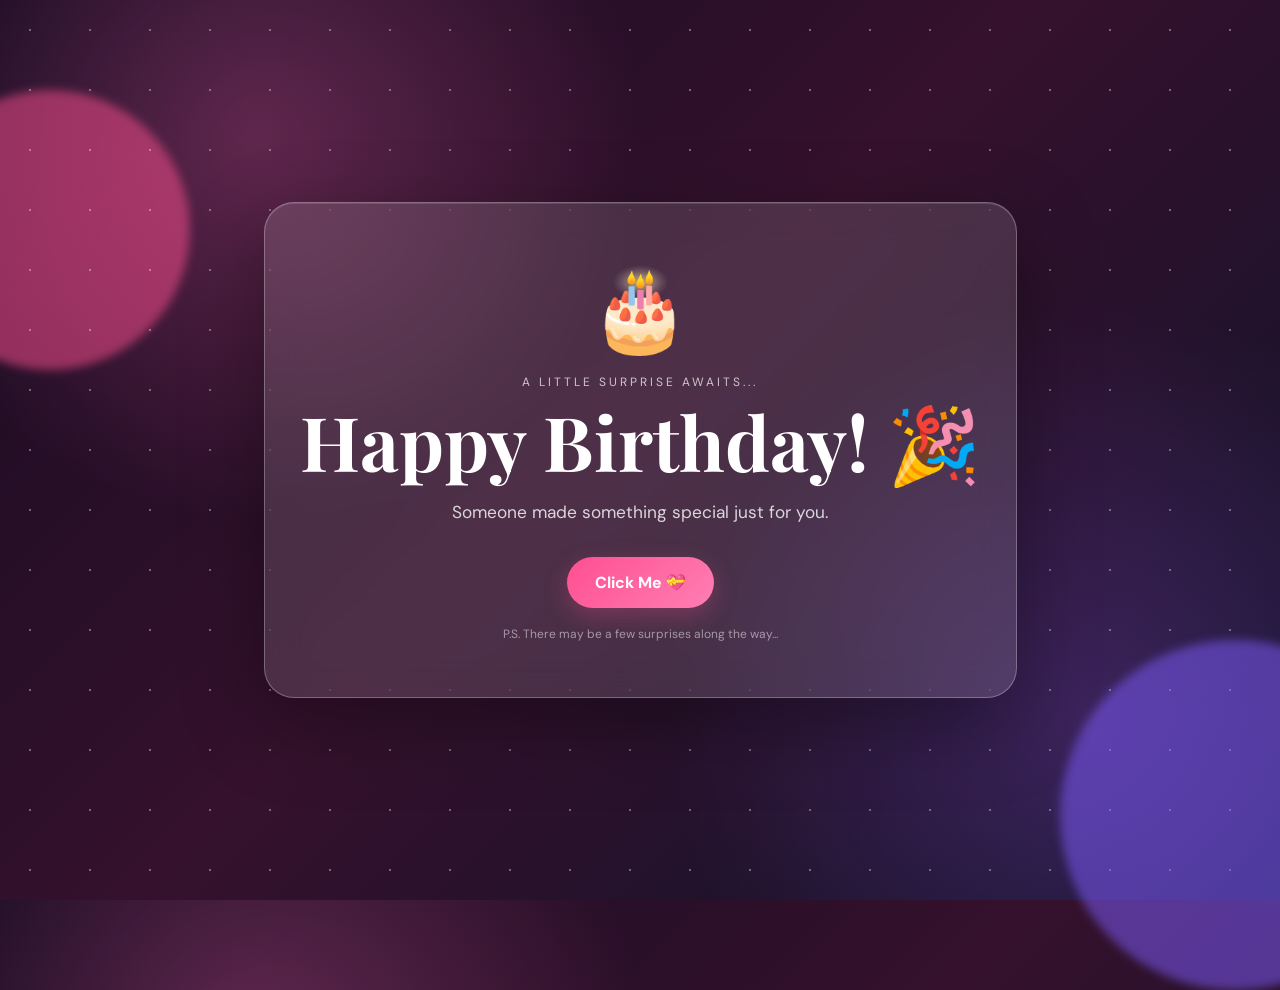
<file: index.html>
<!DOCTYPE html>
<html lang="en">
<head>
  <meta charset="UTF-8">
  <meta name="viewport" content="width=device-width, initial-scale=1.0">
  <title>Happy Birthday 💖</title>
  <link rel="stylesheet" href="css/style.css">
</head>
<body class="page page-1">
  <div class="stars"></div>
  <main class="hero-card glass">
    <div class="cake">🎂</div>
    <p class="eyebrow">A little surprise awaits...</p>
    <h1>Happy Birthday! <span>🎉</span></h1>
    <p class="subtitle">Someone made something special just for you.</p>
    <button class="btn primary" onclick="go('passcode.html')">Click Me 💝</button>
    <p class="tiny">P.S. There may be a few surprises along the way...</p>
  </main>
  <script src="js/app.js"></script>
</body>
</html>
</file>
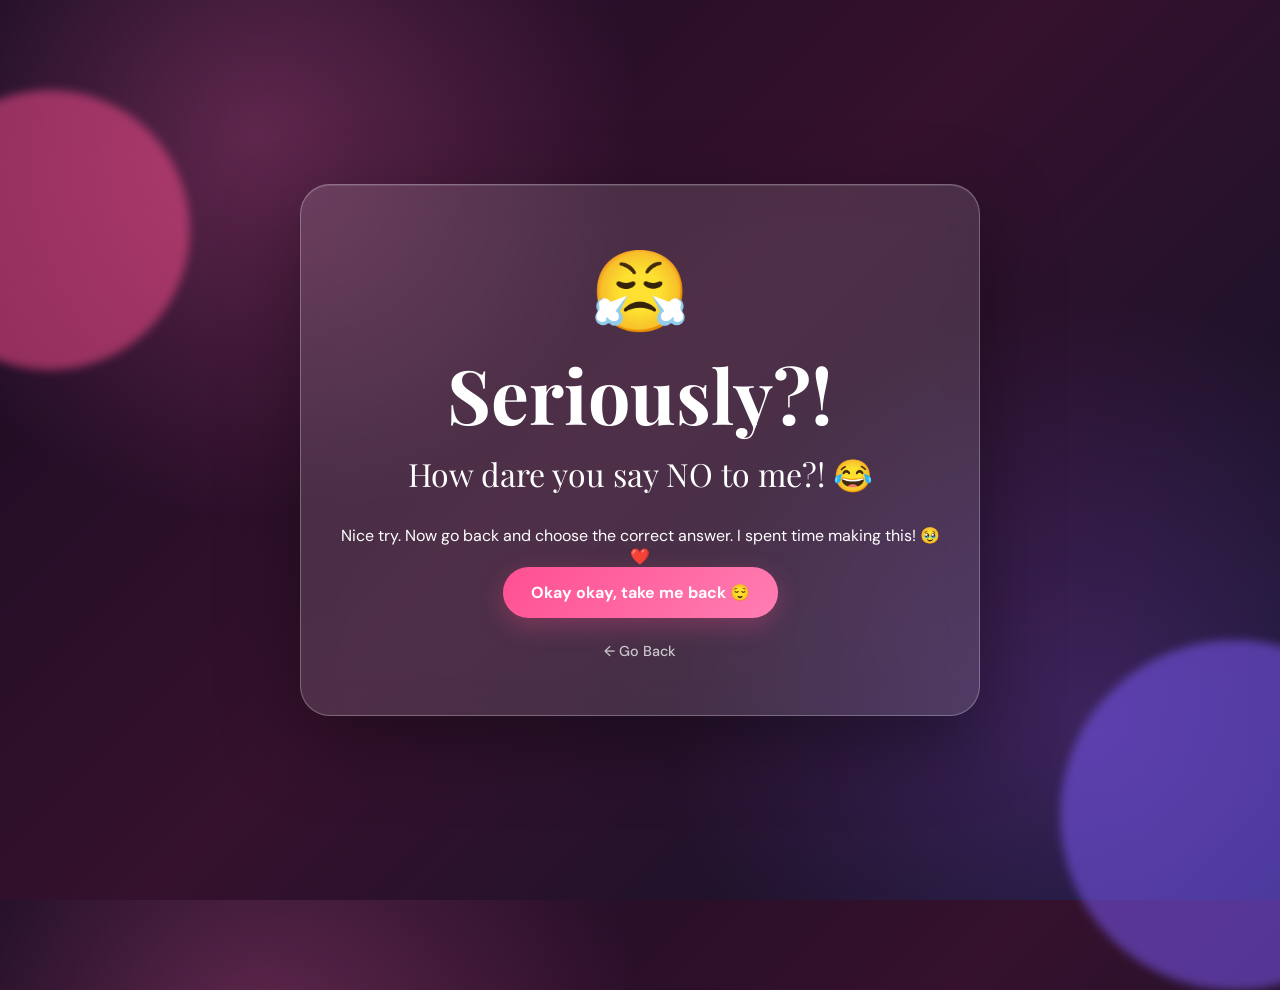
<file: dare.html>
<!DOCTYPE html>
<html lang="en">
<head>
  <meta charset="UTF-8">
  <meta name="viewport" content="width=device-width, initial-scale=1.0">
  <title>Seriously?! 😤</title>
  <link rel="stylesheet" href="css/style.css">
</head>
<body class="page page-4">
  <main class="center-wrap">
    <section class="glass dare-card">
      <div class="angry">😤</div>
      <h1>Seriously?!</h1>
      <p class="big-question">How dare you say NO to me?! 😂</p>
      <p>Nice try. Now go back and choose the correct answer. I spent time making this! 🥹❤️</p>
      <button class="btn primary" onclick="go('question.html')">Okay okay, take me back 😌</button>
      <button class="back-btn" onclick="goBack()">← Go Back</button>
    </section>
  </main>
  <script src="js/app.js"></script>
</body>
</html>
</file>
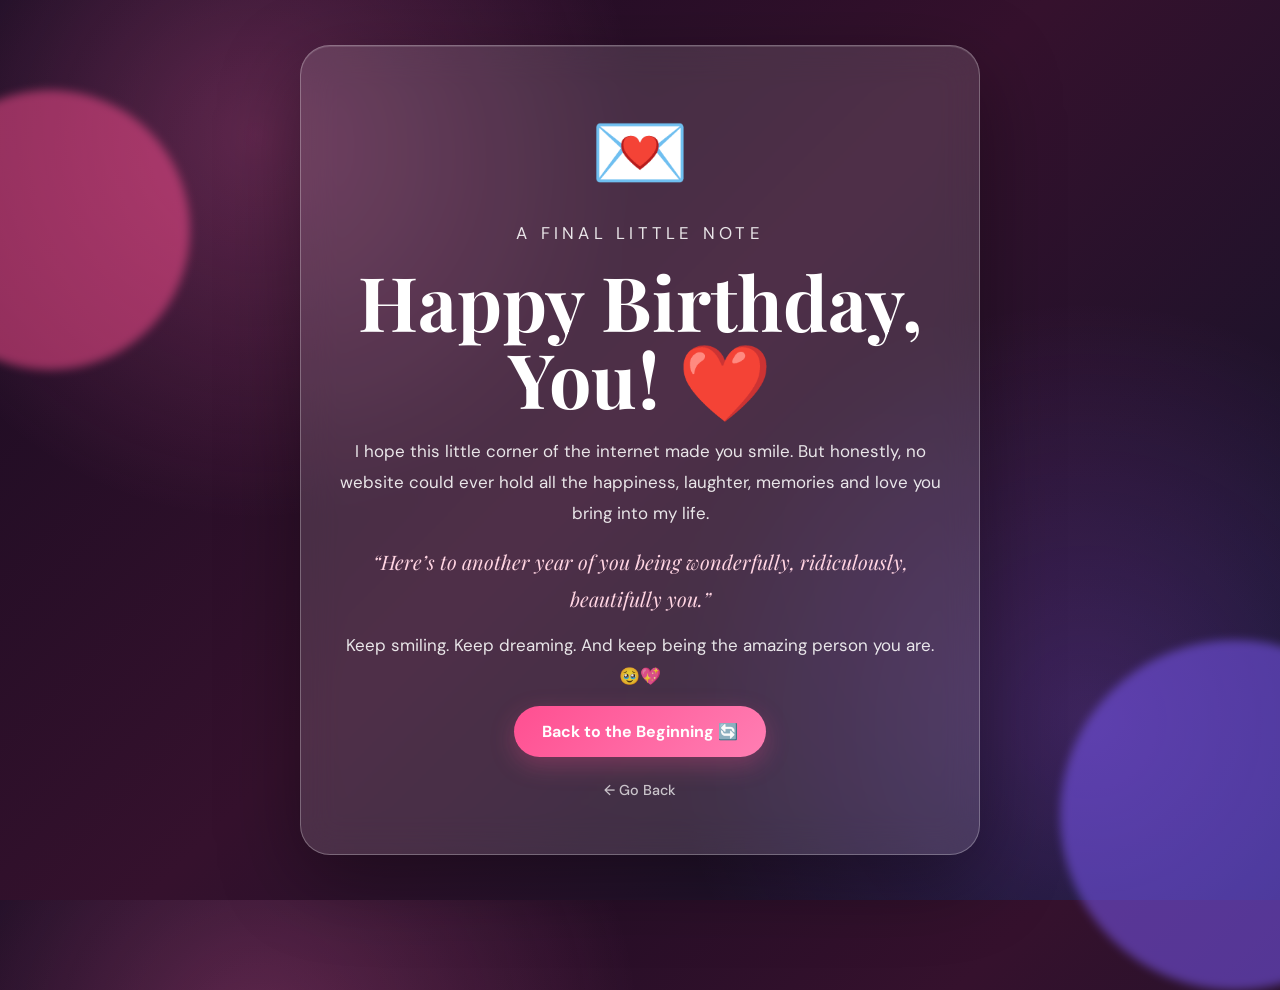
<file: final.html>
<!DOCTYPE html>
<html lang="en">
<head>
  <meta charset="UTF-8">
  <meta name="viewport" content="width=device-width, initial-scale=1.0">
  <title>For You, Always 💌</title>
  <link rel="stylesheet" href="css/style.css">
</head>
<body class="page final-page">
  <main class="center-wrap">
    <section class="glass final-card">
      <div class="envelope">💌</div>
      <p class="eyebrow">A FINAL LITTLE NOTE</p>
      <h1>Happy Birthday, You! ❤️</h1>
      <p>
        I hope this little corner of the internet made you smile.
        But honestly, no website could ever hold all the happiness,
        laughter, memories and love you bring into my life.
      </p>
      <p class="quote">“Here’s to another year of you being wonderfully, ridiculously, beautifully you.”</p>
      <p>Keep smiling. Keep dreaming. And keep being the amazing person you are. 🥹💖</p>
      <button class="btn primary" onclick="go('index.html')">Back to the Beginning 🔄</button>
      <button class="back-btn" onclick="goBack()">← Go Back</button>
    </section>
  </main>
  <script src="js/app.js"></script>
</body>
</html>
</file>
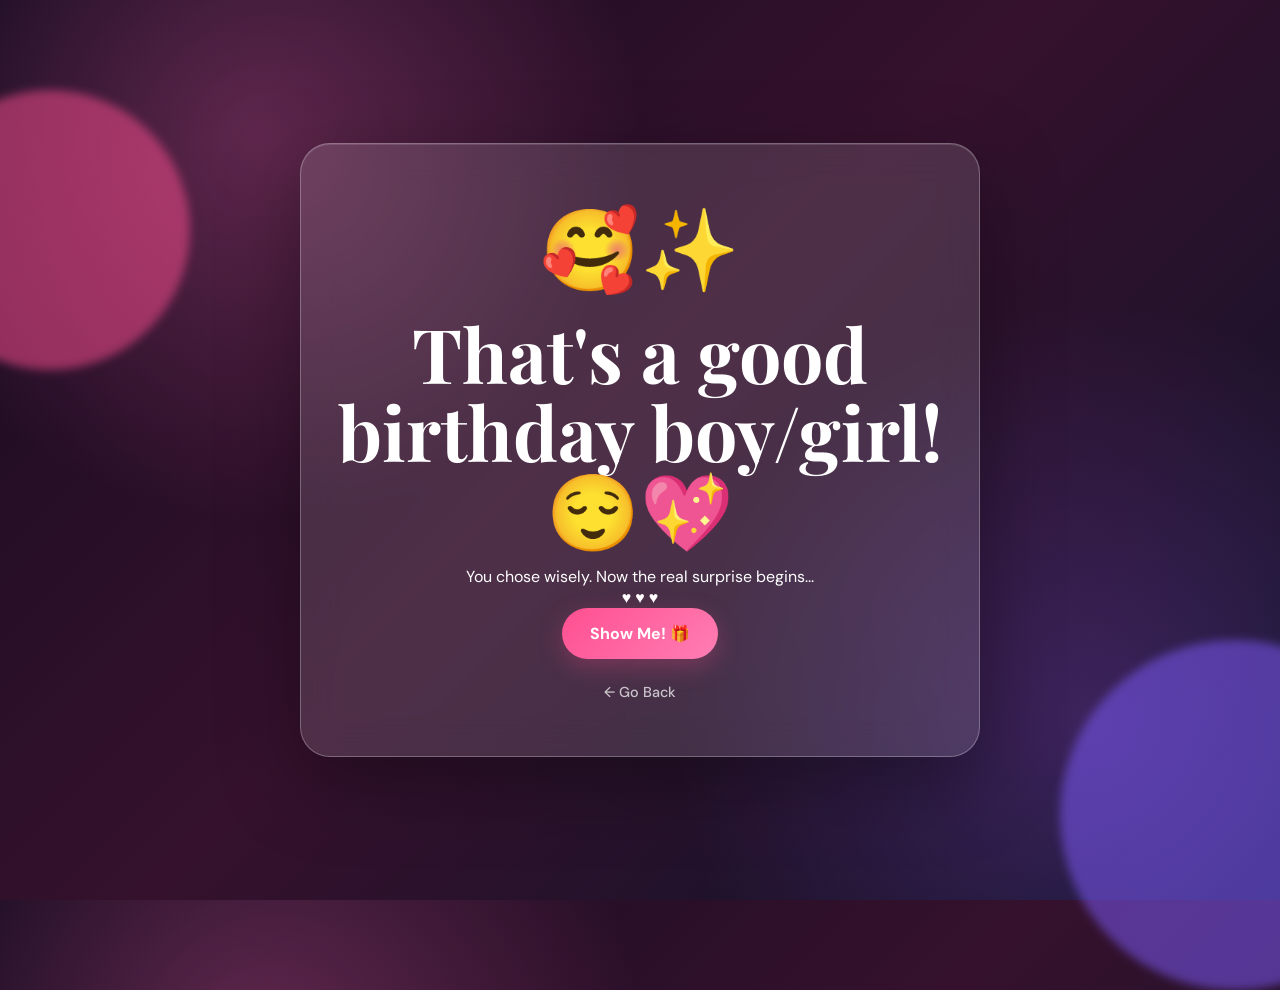
<file: goodboy.html>
<!DOCTYPE html>
<html lang="en">
<head>
  <meta charset="UTF-8">
  <meta name="viewport" content="width=device-width, initial-scale=1.0">
  <title>That's My Birthday Star 💖</title>
  <link rel="stylesheet" href="css/style.css">
</head>
<body class="page page-5">
  <main class="center-wrap">
    <section class="glass good-card">
      <div class="celebrate">🥰✨</div>
      <h1>That's a good birthday boy/girl! 😌💖</h1>
      <p>You chose wisely. Now the real surprise begins...</p>
      <div class="mini-hearts">♥ ♥ ♥</div>
      <button class="btn primary" onclick="go('birthday.html')">Show Me! 🎁</button>
      <button class="back-btn" onclick="goBack()">← Go Back</button>
    </section>
  </main>
  <script src="js/app.js"></script>
</body>
</html>
</file>
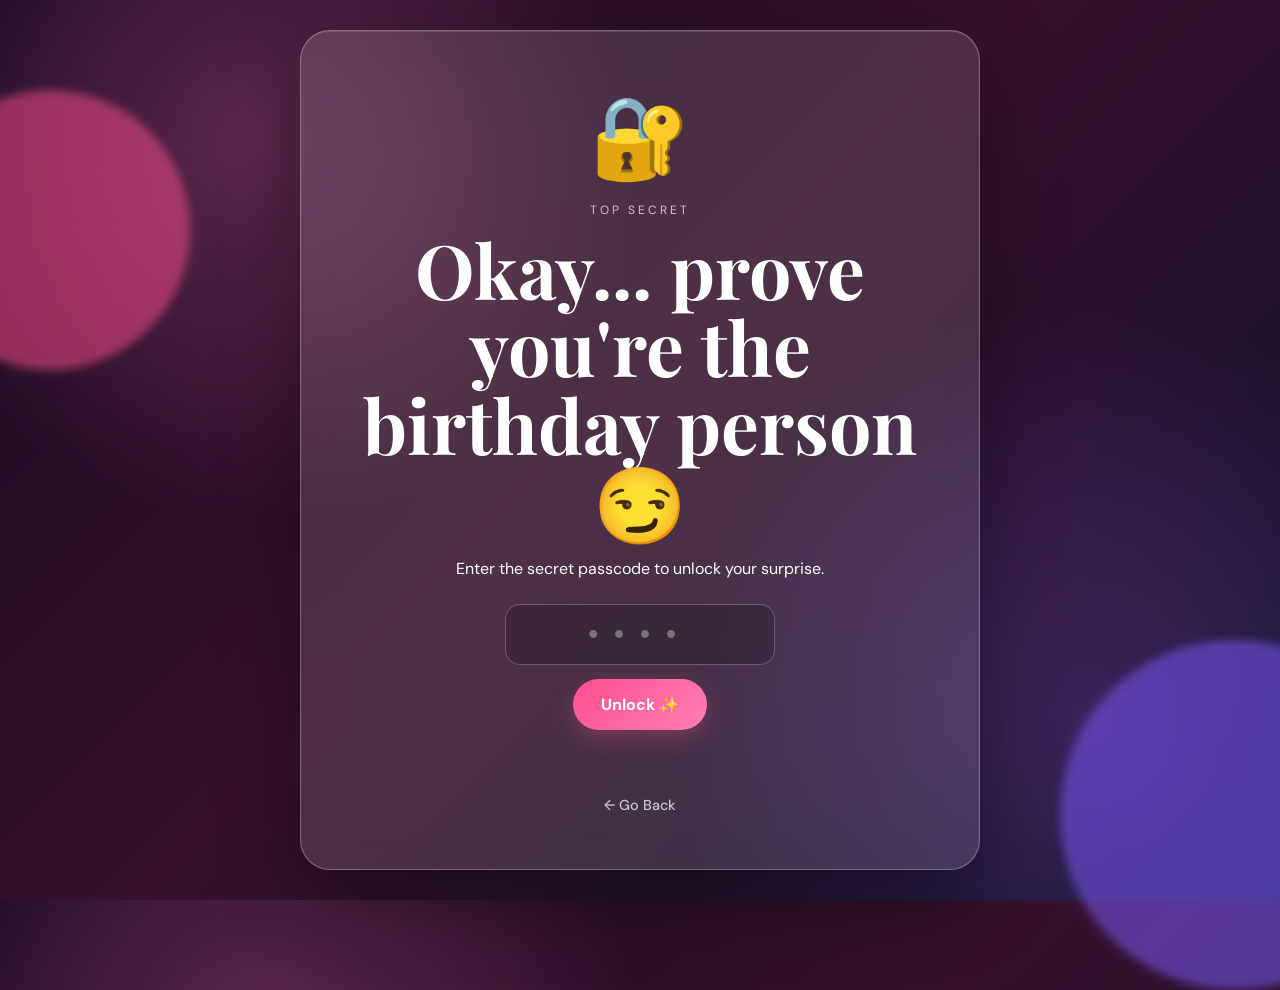
<file: passcode.html>
<!DOCTYPE html>
<html lang="en">
<head>
  <meta charset="UTF-8">
  <meta name="viewport" content="width=device-width, initial-scale=1.0">
  <title>A Secret 🤫</title>
  <link rel="stylesheet" href="css/style.css">
</head>
<body class="page page-2">
  <main class="center-wrap">
    <section class="glass secret-card">
      <div class="lock">🔐</div>
      <p class="eyebrow">TOP SECRET</p>
      <h1>Okay... prove you're the birthday person 😏</h1>
      <p>Enter the secret passcode to unlock your surprise.</p>
      <input id="code" class="code-input" maxlength="4" inputmode="numeric" placeholder="••••" autocomplete="off">
      <button class="btn primary" onclick="unlock()">Unlock ✨</button>
      <p id="error" class="error"></p>
      <button class="back-btn" onclick="goBack()">← Go Back</button>
    </section>
  </main>
  <script src="js/app.js"></script>
</body>
</html>
</file>
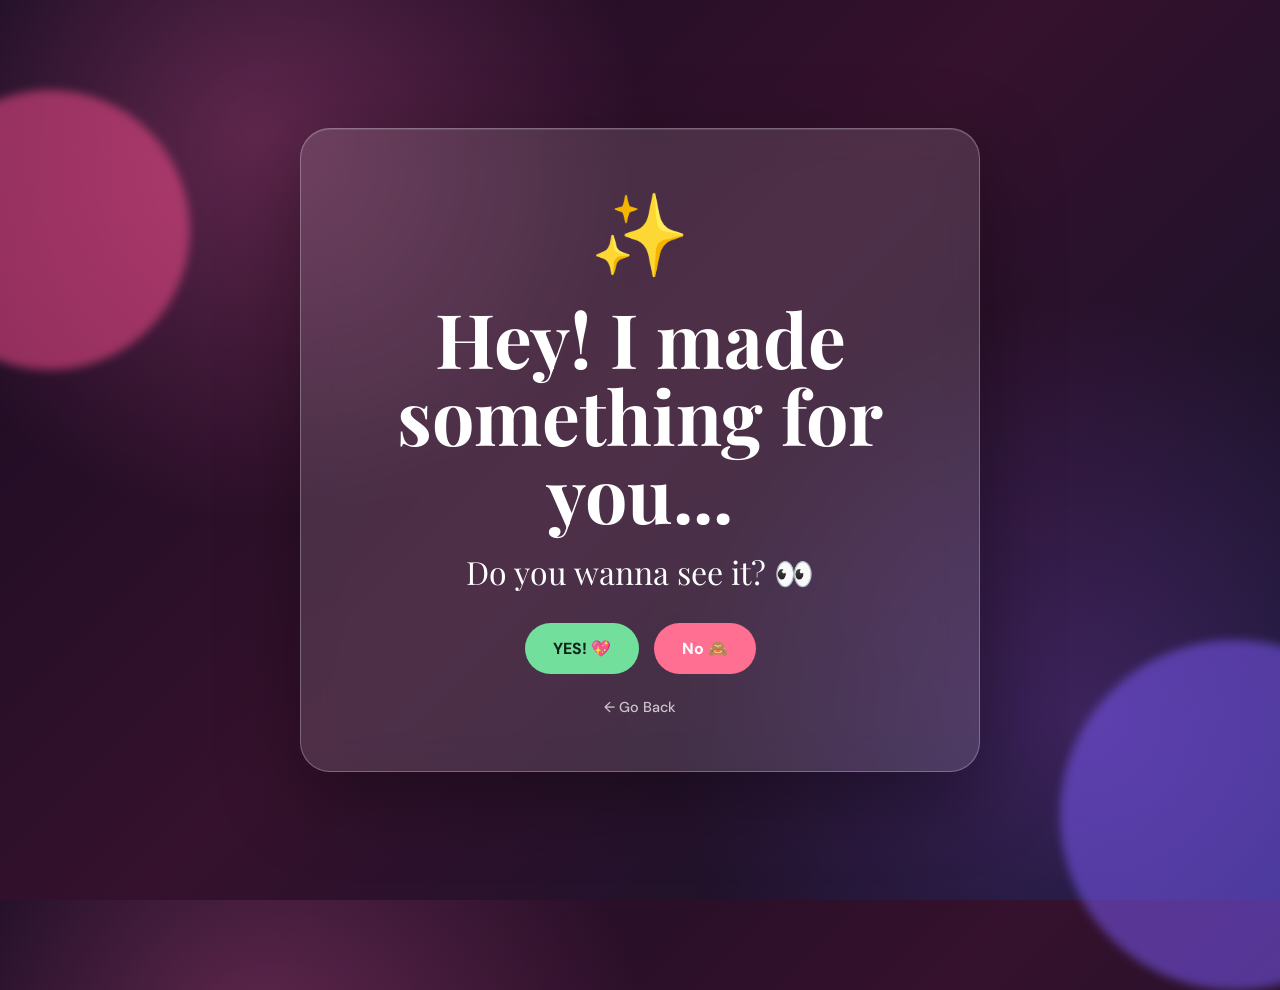
<file: question.html>
<!DOCTYPE html>
<html lang="en">
<head>
  <meta charset="UTF-8">
  <meta name="viewport" content="width=device-width, initial-scale=1.0">
  <title>Something For You 💌</title>
  <link rel="stylesheet" href="css/style.css">
</head>
<body class="page page-3">
  <main class="center-wrap">
    <section class="glass question-card">
      <div class="sparkle">✨</div>
      <h1>Hey! I made something for you...</h1>
      <p class="big-question">Do you wanna see it? 👀</p>
      <div class="choice-row">
        <button class="btn yes" onclick="go('goodboy.html')">YES! 💖</button>
        <button class="btn no" id="noBtn" onclick="go('dare.html')">No 🙈</button>
      </div>
      <button class="back-btn" onclick="goBack()">← Go Back</button>
    </section>
  </main>
  <script src="js/app.js"></script>
</body>
</html>
</file>
<file: css/style.css>
@import url('https://fonts.googleapis.com/css2?family=DM+Sans:wght@400;500;700&family=Playfair+Display:wght@500;600;700&display=swap');

*{box-sizing:border-box;margin:0;padding:0}
:root{
  --pink:#ff5c93;--rose:#ff8fb1;--deep:#170b20;--cream:#fff7fb;
  --glass:rgba(255,255,255,.13);--border:rgba(255,255,255,.27)
}
body{font-family:'DM Sans',sans-serif;color:white;min-height:100vh;overflow-x:hidden}
.page{
  min-height:100vh;position:relative;display:flex;align-items:center;justify-content:center;
  padding:28px;overflow:hidden;background:
  radial-gradient(circle at 20% 15%,rgba(255,105,180,.28),transparent 30%),
  radial-gradient(circle at 85% 80%,rgba(170,90,255,.24),transparent 32%),
  linear-gradient(135deg,#160b20,#35112d 48%,#0c1328);
}
.page:before,.page:after{content:"";position:absolute;border-radius:50%;filter:blur(5px);opacity:.5;animation:float 9s ease-in-out infinite}
.page:before{width:280px;height:280px;background:#ff4f91;left:-90px;top:10%}
.page:after{width:350px;height:350px;background:#805cff;right:-130px;bottom:-90px;animation-delay:-4s}
.glass{position:relative;z-index:2;background:var(--glass);border:1px solid var(--border);box-shadow:0 25px 80px rgba(0,0,0,.35),inset 0 1px rgba(255,255,255,.12);backdrop-filter:blur(18px);-webkit-backdrop-filter:blur(18px);border-radius:30px}
.center-wrap{width:min(680px,100%);position:relative;z-index:2}
.hero-card,.secret-card,.question-card,.dare-card,.good-card,.final-card{text-align:center;padding:55px 35px}
.cake,.lock,.sparkle,.angry,.celebrate,.envelope{font-size:5rem;animation:bob 2.7s ease-in-out infinite;margin-bottom:12px}
.eyebrow{font-size:.75rem;letter-spacing:.25em;text-transform:uppercase;opacity:.72;margin-bottom:13px}
h1{font-family:'Playfair Display',serif;font-size:clamp(2.25rem,7vw,4.7rem);line-height:1.03;margin-bottom:18px}
.subtitle{font-size:1.08rem;opacity:.8;line-height:1.7;margin:0 auto 30px}
.tiny{font-size:.75rem;opacity:.5;margin-top:18px}
.btn{border:0;border-radius:999px;padding:15px 28px;font:700 1rem 'DM Sans';cursor:pointer;transition:.25s;position:relative;z-index:3}
.btn:hover{transform:translateY(-3px) scale(1.02);box-shadow:0 12px 30px rgba(0,0,0,.25)}
.primary{color:white;background:linear-gradient(135deg,#ff4f91,#ff7eb3);box-shadow:0 8px 24px rgba(255,79,145,.28)}
.yes{background:#72df9d;color:#102117}.no{background:#ff6f91;color:white}
.back-btn{display:block;background:transparent;color:rgba(255,255,255,.72);border:0;cursor:pointer;margin:24px auto 0;font:500 .9rem 'DM Sans'}
.back-btn:hover{color:white;text-decoration:underline}
.code-input{display:block;width:min(270px,100%);margin:25px auto 14px;text-align:center;letter-spacing:.55em;font-size:1.8rem;color:white;background:rgba(0,0,0,.18);border:1px solid rgba(255,255,255,.25);border-radius:15px;padding:13px;outline:none}
.code-input:focus{border-color:#ff85ad;box-shadow:0 0 0 4px rgba(255,133,173,.12)}
.error{height:28px;margin-top:14px;color:#ffd1dc;font-weight:700}
.big-question{font-family:'Playfair Display',serif;font-size:2rem;margin:18px 0 30px}
.choice-row{display:flex;justify-content:center;gap:15px;flex-wrap:wrap}
.memory-hero{width:min(1120px,100%);position:relative;z-index:2;display:grid;grid-template-columns:1.15fr .85fr;gap:30px;align-items:center}
.photo-frame{border-radius:30px;overflow:hidden;box-shadow:0 30px 80px rgba(0,0,0,.4);transform:rotate(-1.2deg)}
.photo-frame img{width:100%;display:block;aspect-ratio:4/3;object-fit:cover}
.birthday-message{padding:42px}
.birthday-message h1{font-size:clamp(2.2rem,5vw,4rem)}
.birthday-message p{line-height:1.75;opacity:.88;margin:13px 0}
.quote{font-family:'Playfair Display',serif;font-size:1.25rem!important;font-style:italic!important;color:#ffd4e2;opacity:1!important}
.memories-wrap{position:relative;z-index:2;text-align:center;width:min(1120px,100%);padding:30px 0}
.memories-wrap h1{font-size:clamp(2.5rem,6vw,4.5rem);margin-bottom:8px}
.memory-grid{display:grid;grid-template-columns:repeat(3,1fr);gap:18px;margin:30px 0}
.memory-tile{border:0;background:rgba(255,255,255,.1);border:1px solid rgba(255,255,255,.18);border-radius:24px;overflow:hidden;color:white;cursor:pointer;text-align:left;transition:.3s;box-shadow:0 18px 40px rgba(0,0,0,.22)}
.memory-tile:hover{transform:translateY(-9px) rotate(.5deg);box-shadow:0 28px 50px rgba(0,0,0,.32)}
.memory-tile img{width:100%;aspect-ratio:4/3;object-fit:cover;display:block}
.memory-tile span{display:block;padding:17px;font-size:.78rem;letter-spacing:.08em;opacity:.75}
.memory-tile strong{font-size:1.05rem;letter-spacing:0;opacity:1}
.dark{color:rgba(255,255,255,.75)}
.detail-wrap{width:min(1000px,100%);position:relative;z-index:2;padding:20px 0}
.detail-card{padding:38px}
.detail-card h1{font-size:clamp(2.2rem,5vw,4rem)}
.detail-media{border-radius:22px;overflow:hidden;margin:20px 0}
.detail-media img{width:100%;aspect-ratio:16/9;object-fit:cover;display:block}
.memory-video{width:100%;border-radius:18px;margin:0 0 20px;background:#08050b;display:block;max-height:550px}
.memory-text{font-size:1.12rem;line-height:1.8;opacity:.88}
.replace-note{margin-top:18px;padding:15px 18px;border-radius:15px;background:rgba(255,210,225,.09);color:#ffd9e5;font-size:.9rem;line-height:1.6}
.button-row{display:flex;gap:15px;align-items:center;flex-wrap:wrap;margin-top:25px}
.button-row .back-btn{margin:0}
.final-card p{font-size:1.06rem;line-height:1.85;opacity:.88;margin:13px 0}
.floating-hearts:before,.floating-hearts:after{content:"♥  ♥  ♥  ♥  ♥";position:absolute;color:rgba(255,255,255,.15);font-size:2rem;letter-spacing:3rem;animation:drift 12s linear infinite;white-space:nowrap;top:100%;left:-20%}
.floating-hearts:after{top:110%;animation-delay:-6s;font-size:1.3rem}
.stars{position:absolute;inset:0;opacity:.35;background-image:radial-gradient(#fff 1px,transparent 1px);background-size:60px 60px;animation:starMove 18s linear infinite}
@keyframes bob{50%{transform:translateY(-9px) rotate(2deg)}}
@keyframes float{50%{transform:translate(35px,-25px) scale(1.08)}}
@keyframes starMove{to{background-position:60px 120px}}
@keyframes drift{to{transform:translateY(-125vh) rotate(25deg)}}
@media(max-width:800px){
  .memory-hero{grid-template-columns:1fr}.birthday-message{padding:30px}
  .memory-grid{grid-template-columns:1fr}
  .memory-tile{max-width:600px;margin:auto;width:100%}
}
@media(max-width:520px){
  .page{padding:17px}.hero-card,.secret-card,.question-card,.dare-card,.good-card,.final-card{padding:38px 20px}
  .detail-card{padding:22px}.cake,.lock,.sparkle,.angry,.celebrate,.envelope{font-size:4rem}
  .btn{width:100%}.choice-row{flex-direction:column}
}
</file>
